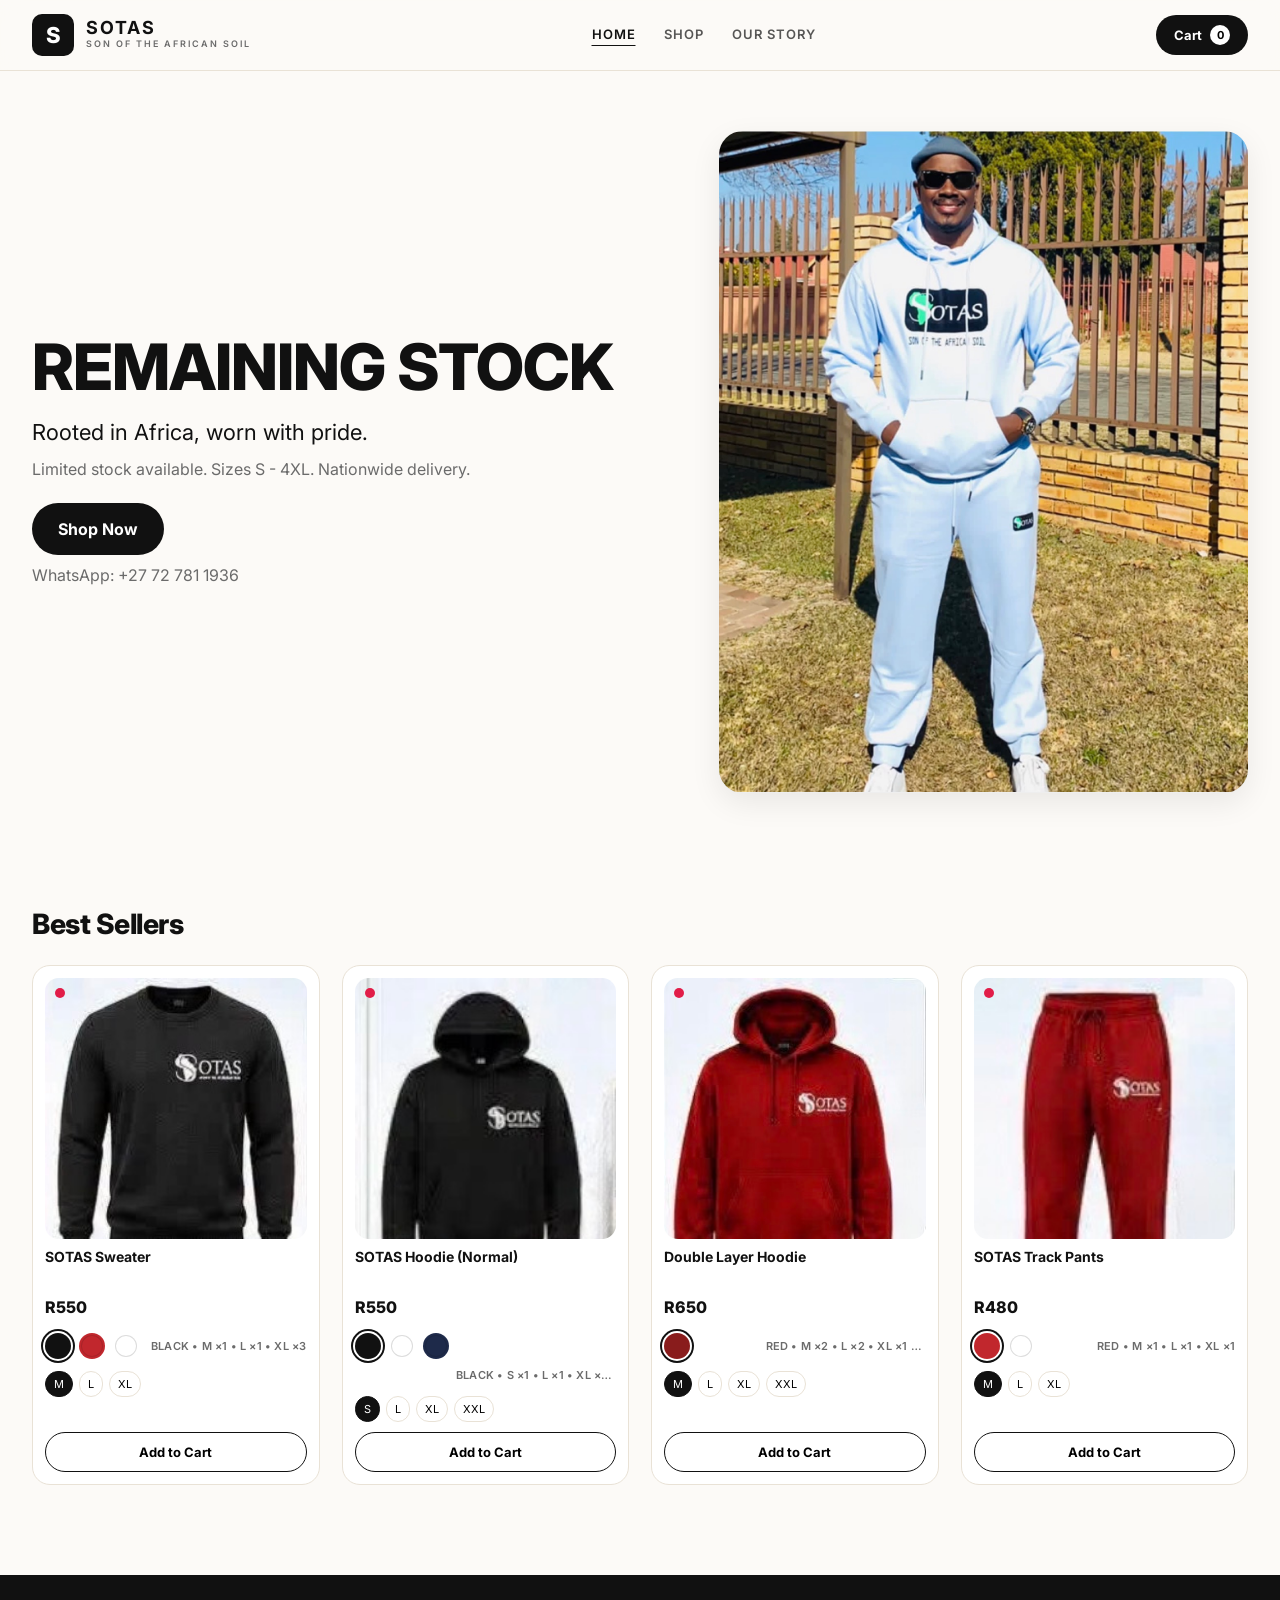
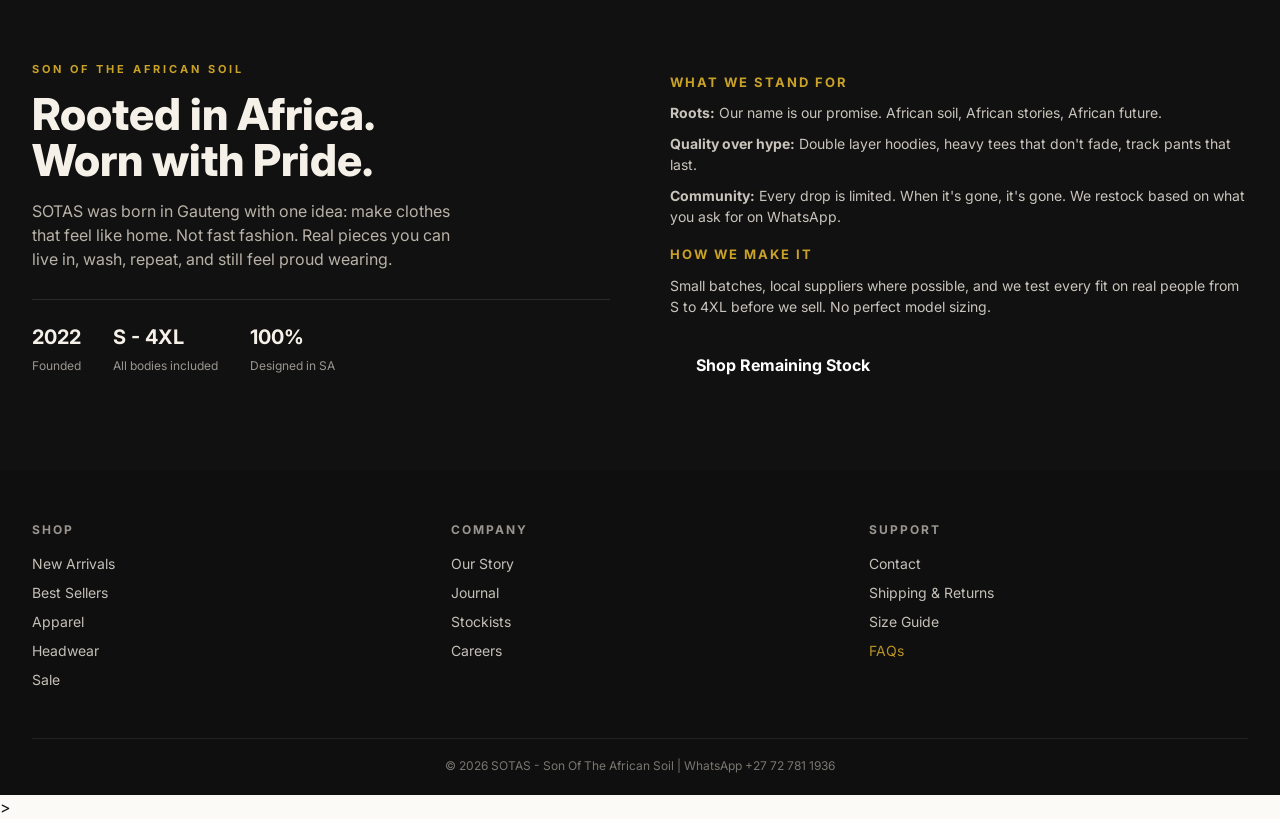
<file: Index.html>
<!DOCTYPE html>
<html lang="en">
<head>
<meta charset="UTF-8">
<meta name="viewport" content="width=device-width, initial-scale=1.0">
<title>SOTAS | Son Of The African Soil</title>
<link rel="stylesheet" href="css/styles.css">
<link href="https://fonts.googleapis.com/css2?family=Inter:wght@400;600;800&display=swap" rel="stylesheet">
</head>

    <body>
    <!-- nav -->
        <header class="navbar">
            <div class="logo">
                <span class="logo-s">S</span>
                <div>
                <h1>SOTAS</h1>
                <p>SON OF THE AFRICAN SOIL</p>
                </div>
            </div>

            <nav>
                <a href="index.html" class="active">Home</a>
                <a href="shop.html">Shop</a>
                <a href="#story">Our Story</a>
            </nav>
            <button id="cartBtn" class="cart-btn">Cart <span id="cartCount">0</span></button>
        </header>

    <!-- hero -->
        <section class="hero">
            <div class="hero-text">
                <h2>REMAINING STOCK</h2>
                <h3>Rooted in Africa, worn with pride.</h3>
                <p>Limited stock available. Sizes S - 4XL. Nationwide delivery.</p>

                <a href="shop.html" class="btn-primary">Shop Now</a>
                <p class="whatsapp">WhatsApp: +27 72 781 1936</p>
            </div>

            <div class="hero-img">
                <img src="images/SOTAS.jpeg" alt="SOTAS hero">
            </div>
        </section>

    <!-- featured -->
        <section class="section">
            <h2 class="section-title">Best Sellers</h2>
            <div id="featuredGrid" class="product-grid"></div>
        </section>
          
        <section id="story" class="story-expanded">
            <div class="story-wrap">
                <div class="story-left">
                    <span class="eyebrow">SON OF THE AFRICAN SOIL</span>
                    <h2>Rooted in Africa.<br>Worn with Pride.</h2>
                    <p>SOTAS was born in Gauteng with one idea: make clothes that feel like home. Not fast fashion. Real pieces you can live in, wash, repeat, and still feel proud wearing.</p>
                    
                    <div class="story-stats">
                        <div><strong>2022</strong><span>Founded</span></div>
                        <div><strong>S - 4XL</strong><span>All bodies included</span></div>
                        <div><strong>100%</strong><span>Designed in SA</span></div>
                    </div>
                </div>

                <div class="story-right">
                    <h4>What we stand for</h4>
                    <ul>
                        <li><strong>Roots:</strong> Our name is our promise. African soil, African stories, African future.</li>
                        <li><strong>Quality over hype:</strong> Double layer hoodies, heavy tees that don't fade, track pants that last.</li>
                        <li><strong>Community:</strong> Every drop is limited. When it's gone, it's gone. We restock based on what you ask for on WhatsApp.</li>
                    </ul>
                    
                    <h4>How we make it</h4>
                    <p>Small batches, local suppliers where possible, and we test every fit on real people from S to 4XL before we sell. No perfect model sizing.</p>
                    <a href="shop.html" class="btn-primary">Shop Remaining Stock</a>
                </div>
            </div>
        </section>

        <footer class="footer">
            <div class="footer-grid">
                <div>
                    <h4>SHOP</h4>
                    <a data-shop="new">New Arrivals</a>
                    <a data-shop="best">Best Sellers</a>
                    <a data-shop="apparel">Apparel</a>
                    <a data-shop="headwear">Headwear</a>
                    <a data-shop="sale">Sale</a>
                </div>

                <div>
                    <h4>COMPANY</h4>
                    <a data-company="story">Our Story</a>
                    <a data-company="journal">Journal</a>
                    <a data-company="stockists">Stockists</a>
                    <a data-company="careers">Careers</a>
                </div>

                <div>
                    <h4>SUPPORT</h4>
                    <a data-support="contact">Contact</a>
                    <a data-support="shipping">Shipping & Returns</a>
                    <a data-support="size">Size Guide</a>
                    <a data-support="faq" class="gold">FAQs</a>
                </div>

            </div>
            <div class="footer-bottom"><p>© 2026 SOTAS - Son Of The African Soil | WhatsApp +27 72 781 1936</p></div>
        </footer>


    <!-- cart drawer -->
        <div id="cartDrawer" class="cart-drawer">
            <div class="cart-header">
                <h3>Your Cart</h3>
                <button Id="closeCart">X</button>
            </div>

            <div class="cart-scroll">
                <div id="cartItems"></div>
                
                <div class="cart-total">
                <span>Total:</span>
                <span id="cartTotal">R0</span>

                <div class="cart-form">
                    <h4> CUSTOMER DETAILS</h4>
                    <input type="text" id="custName" placeholder="Full Name" required>
                    <input type="tel" id="custPhone" placeholder="Phone/Whatsapp" required>
                    <input type="email" id="custEmail" placeholder="Email" required>

                    <h4>SHIPPING INFORMATION</h4>
                    <input type="text" id="shipAddress" placeholder="Street Address" required>
                    <input type="text" id="shipCity" placeholder="City" required>
                    <select id="shipProvance" required>
                        <option values="">Select Provance</option>

                        <option value="Gauteng">Gauteng</option>
                        <option value="Limpopo">Limpopo</option>
                        <option value="Western Cape">Western Cape</option>
                        <option value="KwaZulu-Natal">KwaZulu-Natal</option>
                        <option value="Eastern Cape">Eastern Cape</option>
                        <option value="Free State">Free State</option>
                        <option value="Mpumalanga">Mpumalanga</option>
                        <option value="North West">North West</option>
                        <option value="Northern Cape">Northern Cape</option>
                    </select>

                    <input type="text" id="shipCode" placeholder="postalCode" required>
                    <select id="shipMethod" required>
                        <option value="standard">Standard R80</option>
                        <option value="express">Express R150</option>
                        <option value="collect">Collect Free</option>
                    </select>
                    <button type="submit" form="checkoutForm" class="btn-primary full"> PLace Order</button> 
                </div>

                </div>
        </div>
        </div>
>
    <div id="overlay" class="overlay"></div>

    <script src="js/data.js"></script>
    <script src="js/cart.js"></script>
    <script src="js/app.js"></script>
    </body>
</html>
</file>
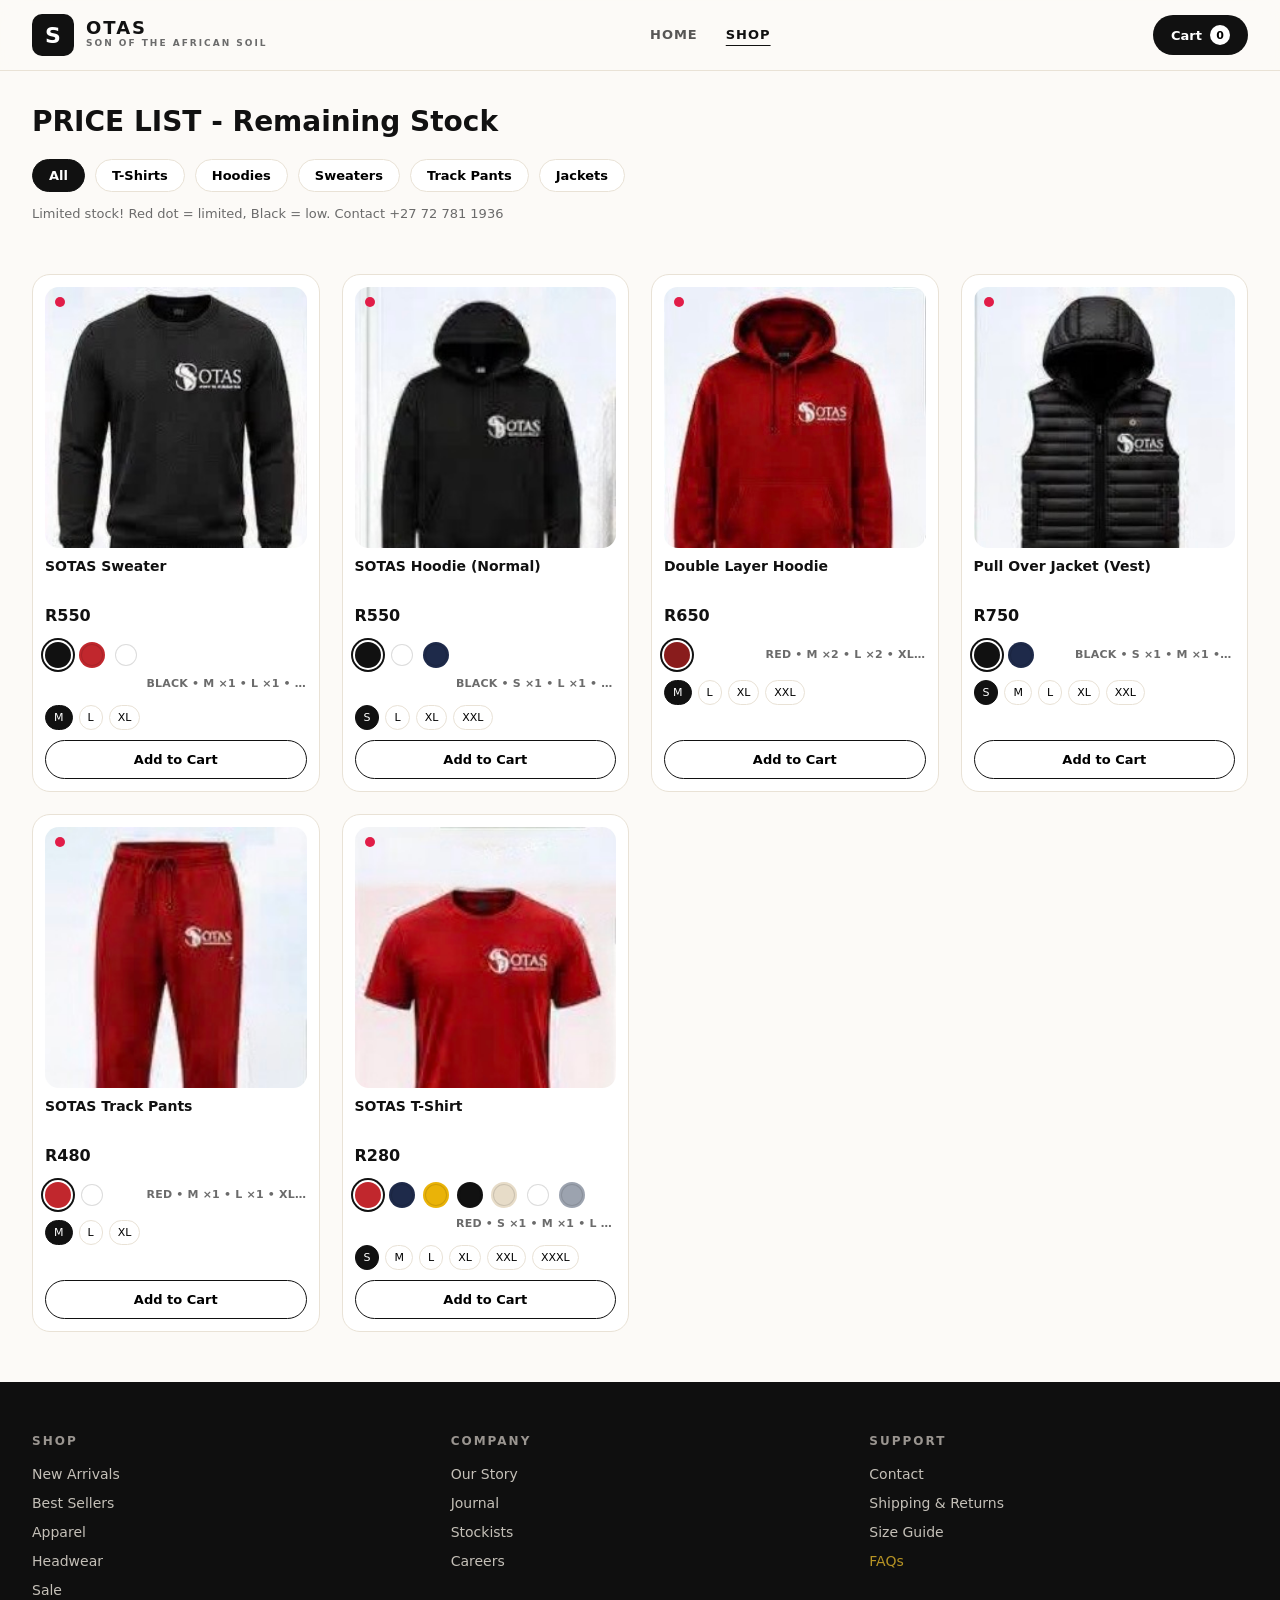
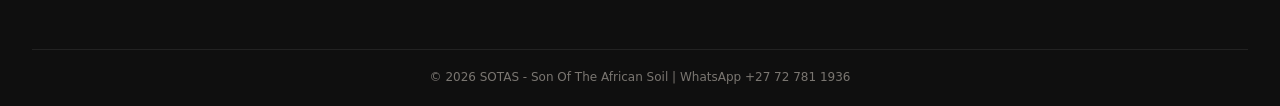
<file: shop.html>
<!DOCTYPE html>
<html lang="en">
<head>
<meta charset="UTF-8">
<meta name="viewport" content="width=device-width, initial-scale=1.0">
<title>Shop | SOTAS</title>
<link rel="stylesheet" href="css/styles.css">
</head>

    <body>
        <header class="navbar">
            <div class="logo"><span class="logo-s">S</span><div><h1>OTAS</h1><p>SON OF THE AFRICAN SOIL</p></div></div>
            <nav><a href="index.html">Home</a><a href="shop.html" class="active">Shop</a></nav>
            <button id="cartBtn" class="cart-btn">Cart <span id="cartCount">0</span></button>
        </header>

        <section class="shop-header">
            <h2>PRICE LIST - Remaining Stock</h2>
            <div class="filters">
                <button class="filter-btn active" data-filter="all">All</button>
                <button class="filter-btn" data-filter="tshirt">T-Shirts</button>
                <button class="filter-btn" data-filter="hoodie">Hoodies</button>
                <button class="filter-btn" data-filter="sweater">Sweaters</button>
                <button class="filter-btn" data-filter="track">Track Pants</button>
                <button class="filter-btn" data-filter="jacket">Jackets</button>
            </div>
            <p class="stock-note">Limited stock! Red dot = limited, Black = low. Contact +27 72 781 1936</p>
        </section>

        <section class="section"><div id="shopGrid" class="product-grid"></div></section>

       <footer class="footer">
            <div class="footer-grid">
                <div>
                    <h4>SHOP</h4>
                    <a data-shop="new">New Arrivals</a>
                    <a data-shop="best">Best Sellers</a>
                    <a data-shop="apparel">Apparel</a>
                    <a data-shop="headwear">Headwear</a>
                    <a data-shop="sale">Sale</a>
                </div>

                <div>
                    <h4>COMPANY</h4>
                    <a data-company="story">Our Story</a>
                    <a data-company="journal">Journal</a>
                    <a data-company="stockists">Stockists</a>
                    <a data-company="careers">Careers</a>
                </div>

                <div>
                    <h4>SUPPORT</h4>
                    <a data-support="contact">Contact</a>
                    <a data-support="shipping">Shipping & Returns</a>
                    <a data-support="size">Size Guide</a>
                    <a data-support="faq" class="gold">FAQs</a>
                </div>

            </div>
            <div class="footer-bottom"><p>© 2026 SOTAS - Son Of The African Soil | WhatsApp +27 72 781 1936</p></div>
        </footer>

        <div id="cartDrawer" class="cart-drawer">
            <div class="cart-header"><h3>Your Cart</h3><button id="closeCart">X</button></div>
            <div id="cartItems"></div>

            <div class="cart-footer">
                <div class="cart-total"><span>Total:</span><span id="cartTotal">R0</span></div>

                <form id="checkoutForm">
                    <h4>Customer Details</h4>
                    <input type="text" id="custName" placeholder="Full Name" required>
                    <input type="tel" id="custPhone" placeholder="Phone / WhatsApp" required>
                    <input type="email" id="custEmail" placeholder="Email" required>

                    <h4>Shipping Information</h4>
                    <input type="text" id="shipAddress" placeholder="Street Address" required>
                    <input type="text" id="shipCity" placeholder="City" required>
                    
                    <select id="shipProvince" required><option value="">Province</option><option>Gauteng</option><option>Limpopo</option><option>Western Cape</option><option>KZN</option><option>Eastern Cape</option><option>Free State</option><option>Mpumalanga</option><option>North West</option><option>Northern Cape</option></select>
                    <input type="text" id="shipCode" placeholder="Postal Code" required>
                    <select id="shipMethod" required><option value="standard">Standard R80</option><option value="express">Express R150</option><option value="collect">Collect Free</option></select>
                    <button type="submit" class="btn-primary full">Place Order</button>
                </form>
            </div>
        </div>
    <div id="overlay" class="overlay"></div>

    <script src="js/data.js"></script>
    <script src="js/cart.js"></script>
    <script src="js/app.js"></script>
    </body>
</html>
</file>
<file: css/styles.css>
:root{
--bg:#fcfaf7;
--black:#111111;
--muted:#6b6b6b;
--line:#e9e2d6;
--gold:#c9a227;
--red:#e11d48;
--radius:18px;
--shadow:0 10px 30px rgba(0,0,0,.08);
}
*{
    box-sizing:border-box;
    margin:0;
    padding:0
}
body{
font-family:'Inter',system-ui,Arial,sans-serif;
background:var(--bg); 
color:var(--black);
line-height:1.5; 
overflow-x:hidden;
}
a{
    color:inherit;
    text-decoration:none;
    cursor:pointer
}
button{
    font-family:inherit;
    cursor:pointer;
    border:0;
    background:none
}
img{
    width:100%;
    display:block;
    object-fit:cover
}

/* NAV */
.navbar{
position:sticky;top:0;
z-index:40;
display:flex;
align-items:center;
justify-content:space-between;
padding:14px 32px;
background:rgba(252,250,247,.9);
backdrop-filter:blur(10px);
border-bottom:1px solid var(--line);
}
.logo{
    display:flex;
    align-items:center;
    gap:12px
}
.logo-s{
width:42px;
height:42px;
display:grid;
place-items:center;
background:var(--black);
color:#fff;
font-weight:800;
font-size:22px;
border-radius:10px;
}
.logo h1{
    font-size:18px;
    letter-spacing:2px;
    line-height:1
}
.logo p{
    font-size:9px;
    letter-spacing:2px;
    color:var(--muted);
    font-weight:600
}
.navbar nav{
    display:flex;
    gap:28px
}
.navbar nav a{
    font-size:13px;
    font-weight:600;
    letter-spacing:1px;
    text-transform:uppercase;
    opacity:.7
}
.navbar nav a.active,.navbar nav a:hover{
    opacity:1;
    text-decoration:underline;
    text-underline-offset:6px
}
.cart-btn{
background:var(--black);
color:#fff;
padding:10px 18px;
border-radius:999px;
font-weight:700;
font-size:13px;
display:flex;
gap:8px;align-items:center
}
#cartCount{
    background:#fff;
    color:#000;
    min-width:20px;
    height:20px;
    border-radius:999px;
    display:grid;
    place-items:center;
    font-size:11px
}

/* HERO */
.hero{
display:grid;
grid-template-columns:1.1fr.9fr;
gap:40px;
padding:60px 32px;
align-items:center;
max-width:1280px;
margin:0 auto;
}
.hero-text h2{
    font-size:64px;
    line-height:.95;
    font-weight:800;
    letter-spacing:-1px
}
.hero-text h3{
    margin-top:18px;
    font-size:22px;
    font-weight:400
}
.hero-text p{
    color:var(--muted);
    margin-top:8px
}
.btn-primary{
display:inline-flex;
align-items:center;
justify-content:center;
background:var(--black);
color:#fff;
padding:14px 26px;
border-radius:999px;
font-weight:700;
margin-top:22px;
transition:.2s;
}
.btn-primary:hover{
    transform:translateY(-2px);
    box-shadow:var(--shadow)
}
.btn-primary.full{
    width:100%
}
.hero-text.whatsapp{
    margin-top:14px;
    font-size:13px;
    font-weight:600
}
.hero-img{
    border-radius:24px;
    overflow:hidden;
    box-shadow:var(--shadow);
    background:#eee;
    aspect-ratio:4/5
}

/* SECTIONS */
.section{
    max-width:1280px;
    margin:0 auto;
    padding:50px 32px
}
.section-title{
    font-size:28px;
    font-weight:800;
    margin-bottom:20px;
    letter-spacing:-.5px
}
.product-grid{
    display:grid;
    grid-template-columns:repeat(4,1fr);
    gap:22px
}
.shop-header{
    max-width:1280px;
    margin:0 auto;
    padding:30px 32px 0
}
.shop-header h2{
    font-size:28px;
    font-weight:800
}
.filters{
    display:flex;
    flex-wrap:wrap;
    gap:10px;
    margin-top:16px
}
.filter-btn{
    padding:8px 16px;
    border:1px solid var(--line);
    border-radius:999px;
    font-size:13px;
    font-weight:600;
    background:#fff
}
.filter-btn.active{
    background:var(--black);
    color:#fff;
    border-color:var(--black)
}
.stock-note{
    margin-top:12px;
    font-size:13px;
    color:var(--muted)
}

/* PRODUCT CARD */
.product-card{
background:#fff;
border:1px solid var(--line);
border-radius:var(--radius);
overflow:hidden;
padding:12px;
display:flex;
flex-direction:column;
gap:10px;
transition:.2s
}
.product-card:hover{
    transform:translateY(-4px);
    box-shadow:var(--shadow)
}
.product-img-wrap{
    position:relative;
    border-radius:14px;
    overflow:hidden;
    background:#f3eee6;
    aspect-ratio:1
}
.stock-dot{
    position:absolute;
    top:10px;
    left:10px;
    width:10px;
    height:10px;
    border-radius:50%;
    z-index:2
}
.stock-dot.limited{
    background:var(--red)
}
.stock-dot.low{
    background:#111
}
.stock-dot.in{
    background:#22c55e
}
.product-card h3{
    font-size:14px;
    font-weight:700;
    line-height:1.2;
    min-height:36px
}
.price-row{
    display:flex;
    align-items:center;
    gap:8px
}
.price{
    font-weight:800
}
.old-price{
    font-size:13px;
    color:var(--muted);
    text-decoration:line-through
}
.sizes{
    display:flex;
    flex-wrap:wrap;
    gap:6px
}
.size-pill{
    font-size:11px;
    padding:5px 8px;
    border:1px solid var(--line);
    border-radius:999px;
    background:#fff
}
.size-pill.active{
    background:var(--black);
    color:#fff;
    border-color:var(--black)
}
.btn-add{
    margin-top:auto;
    background:#fff;
    border:1px solid var(--black);
    padding:11px;
    border-radius:999px;
    font-weight:700;
    font-size:13px;
    transition:.2s
}
.btn-add:hover{
    background:var(--black);
    color:#fff
}

/* STORY */
.story-expanded{
    background:#111;
    color:#f5f1e9;
    padding:80px 32px;
    margin-top:40px
}
.story-wrap{
    max-width:1280px;
    margin:0 auto;
    display:grid;
    grid-template-columns:1fr 1fr;
    gap:60px
}
.eyebrow{
    font-size:11px;
    letter-spacing:3px;
    color:var(--gold);
    font-weight:700
}
.story-left h2{
    font-size:44px;
    line-height:1.05;
    margin-top:12px;
    font-weight:800
}
.story-left p{
    margin-top:16px;
    color:#b8b2a7;
    max-width:44ch
}
.story-stats{
    display:flex;
    gap:32px;
    margin-top:28px;
    border-top:1px solid #2a2a2a;
    padding-top:22px
}
.story-stats strong{
    display:block;
    font-size:20px
}
.story-stats span{
    font-size:12px;
    color:#9a9590
}
.story-right h4{
    font-size:13px;
    letter-spacing:2px;
    text-transform:uppercase;
    margin:18px 0 10px;
    color:var(--gold)
}
.story-right ul{
    list-style:none;
    display:flex;
    flex-direction:column;
    gap:10px
}
.story-right li{
    color:#c9c4bc;
    font-size:14px
}
.story-right p{
    color:#c9c4bc;
    font-size:14px
}

/* FOOTER */
.footer{
    background:#0f0f0f;
    color:#fff;
    padding:50px 32px 20px;
    margin-top:0
}
.footer-grid{
    max-width:1280px;
    margin:0 auto;
    display:grid;
    grid-template-columns:repeat(3,1fr);
    gap:40px
}
.footer h4{
    font-size:12px;
    letter-spacing:2px;
    margin-bottom:14px;
    color:#9a9590
}
.footer a{
    display:block;
    font-size:14px;
    color:#d8d3ca;
    margin:8px 0;
    opacity:.9
}
.footer a:hover{
    color:#fff;
    text-decoration:underline
}
.footer a.gold{
    color:var(--gold)
}
.footer-bottom{
    border-top:1px solid #222;
    margin-top:40px;
    padding-top:18px;
    text-align:center;
    font-size:12px;
    color:#7a7671
}

/* CART DRAWER */
.overlay{
position:fixed; inset:0;
background:rgba(0,0,0,.5);
opacity:0; pointer-events:none;
transition:.25s; z-index:9998;
}
.overlay.show{ 
    opacity:1; 
    pointer-events:auto; 
}
.cart-drawer{
position:fixed; top:0; right:0;
width:400px; max-width:92vw; height:100dvh;
background:#fff; z-index:9999;
display:flex; flex-direction:column;
transform:translateX(105%); transition:transform .3s ease;
box-shadow:-20px 0 40px rgba(0,0,0,.08);
border-radius:12px 0 0 12px;
overflow:hidden;
}
.cart-drawer.open{ 
    transform:translateX(0); 
}
.overlay{ 
    position:fixed; 
    inset:0; 
    background:rgba(0,0,0,.4); 
    z-index:9998; opacity:0; 
    pointer-events:none; 
    transition:.25s; 
}
.overlay.show{ 
    opacity:1; 
    pointer-events:auto; 
}

.cart-header{
flex-shrink:0; 
display:flex; 
justify-content:space-between; 
align-items:center;
padding:18px 20px; 
border-bottom:1px solid #f1f1f5;
}
.cart-header h3{ 
    font-size:16px; 
    font-weight:700; 
}
#closeCart{ 
    width:32px; 
    height:32px; 
    border-radius:50%;
    background:#f1f1f5; 
    font-size:12px; 
    font-weight:700; 
}
.cart-scroll{
flex:1; overflow-y:auto; 
min-height:0;
overscroll-behavior:contain; 
-webkit-overflow-scrolling:touch;
padding:16px 18px 24px;
}
.cart-total{ 
    display:flex; 
    justify-content:space-between; 
    font-weight:700; font-size:15px; 
    padding:8px 0 16px; 
    border-bottom:1px solid #f1f1f5; 
    margin-bottom:16px;
    gap: 10px;
 }
.cart-form{ 
    display:left; 
    flex-direction:column; 
    gap:20px; 
}
.cart-form h4{ 
    font-size:11px; 
    letter-spacing:.8px; 
    text-transform:uppercase; 
    color:#6b7280; 
    font-weight:700; 
    margin-top:12px;
 }
.cart-form input, .cart-form select{
width:100%; 
height:44px; 
padding:0 14px;
border:1px solid #e5e7eb; 
border-radius:10px;
font-size:13px; 
background:#fff; 
outline:none;
}
.cart-form input:focus, .cart-form select:focus{ 
    border-color:#111;
 }

/* MODAL / TOAST */
.sotas-modal{
    position:fixed;
    inset:0;
    z-index:70;
    display:grid;
    place-items:center;
    padding:20px
}
.sotas-modal-backdrop{
    position:absolute;
    inset:0;
    background:rgba(0,0,0,.5)
}
.sotas-modal-card{
    position:relative;
    background:#fff;
    border-radius:18px;
    padding:24px;
    max-width:480px;
    width:100%;
    box-shadow:var(--shadow)
}
.sotas-modal-card h3{
    font-size:18px;
    margin-bottom:8px
}
.sotas-modal-card p,.sotas-modal-card li{
    font-size:14px;
    color:#333;
    line-height:1.6
}
.sotas-toast{
    position:fixed;
    bottom:20px;
    left:50%;
    transform:translateX(-50%);
    background:#111;
    color:#fff;
    padding:12px 18px;
    border-radius:999px;
    font-size:13px;
    z-index:80;
    box-shadow:var(--shadow)
}

@media(max-width:980px){
.hero{grid-template-columns:1fr}.product-grid{grid-template-columns:repeat(2,1fr)}.story-wrap{grid-template-columns:1fr}.footer-grid{grid-template-columns:1fr 1fr}
.hero-text h2{font-size:44px}
}
@media(max-width:600px){.product-grid{grid-template-columns:1fr 1fr;gap:12px}.navbar{padding:12px 16px}.navbar nav{gap:14px}.section,.shop-header{padding-left:16px;padding-right:16px} }

/* COLOUR OPTIONS */
.color-row{
    display:flex;
    align-items:center;
    gap:8px;
    flex-wrap:wrap;margin:4px 0 2px
}
.color-dot{
    width:26px;
    height:26px;
    border-radius:50%;
    border:2px solid transparent;
    cursor:pointer;
    position:relative;
    transition:.2s;
    box-shadow:0 0 0 1px rgba(0,0,0,.12) inset
}
.color-dot.active{
    box-shadow:0 0 0 2px #fff, 0 0 0 4px #111
}
.color-dot[style*="#FFFFFF"]{
    box-shadow:0 0 0 1px #ddd inset
}
.color-dot[style*="#FFFFFF"].active{
    box-shadow:0 0 0 2px #fff, 0 0 0 4px #111, 0 0 0 1px #ddd inset
}
.variant-meta{
    font-size:11px;
    color:#6b6b6b;
    font-weight:600;
    letter-spacing:.2px;
    margin-left:auto;
    max-width:160px;
    white-space:nowrap;
    overflow:hidden;
    text-overflow:ellipsis
}
.size-pill small{
    font-size:10px
}
.product-card[data-category="tshirt"].product-img-wrap{
    aspect-ratio:1
}

.cart-drawer{
position:fixed; right:-100%; top:0; width:420px; max-width:92vw; height:100vh;
background:#fff; z-index:9999; display:flex; flex-direction:column;
transition:right.3s ease; box-shadow:-10px 0 30px rgba(0,0,0,.15);
}
.cart-drawer.open{ right:0; }
.overlay{ position:fixed; inset:0; background:rgba(0,0,0,.5); display:none; z-index:9998; }
.overlay.active{ display:block; }

.cart-header{ padding:20px; display:flex; justify-content:space-between; align-items:center; border-bottom:1px solid #eee; }
#cartItems{ flex:1; overflow-y:auto; padding:16px; }
.cart-item{ display:flex; gap:12px; padding:12px; border:1px solid #eee; border-radius:16px; margin-bottom:12px; align-items:flex-start; }
.cart-item img{ width:75px!important; height:75px!important; object-fit:cover; border-radius:12px; flex-shrink:0; }
.cart-item-details{ flex:1; min-width:0; }
.cart-item-name{ font-weight:700; font-size:14px; line-height:1.2; }
.cart-item-meta{ font-size:11px; opacity:.7; margin:6px 0; }
.cart-item-controls{ display:flex; align-items:center; gap:8px; margin-top:8px; }
.qty-btn{ width:28px; height:28px; border-radius:50%; border:1px solid #ddd; background:#fff; cursor:pointer; }
.remove-btn{ background:none; border:none; color:#C1272D; font-size:11px; text-decoration:underline; cursor:pointer; margin-left:8px; }
.cart-item-price{ font-weight:700; font-size:14px; white-space:nowrap; }

.cart-footer{ border-top:1px solid #eee; padding:16px; background:#fafafa; overflow-y:auto; max-height:55vh; }
.cart-total{ display:flex; justify-content:space-between; font-weight:800; font-size:18px; margin-bottom:16px; }

#checkoutForm{ display:flex; flex-direction:column; gap:10px; }
#checkoutForm h4{ margin:10px 0 4px; font-size:13px; text-transform:uppercase; letter-spacing:.5px; }
#checkoutForm input, #checkoutForm select{ width:100%; padding:12px; border:1px solid #ddd; border-radius:10px; font-size:14px; box-sizing:border-box; }
#checkoutForm.btn-primary{ background:#111; color:#fff; border:none; padding:14px; border-radius:30px; font-weight:700; margin-top:10px; cursor:pointer; }
</file>
